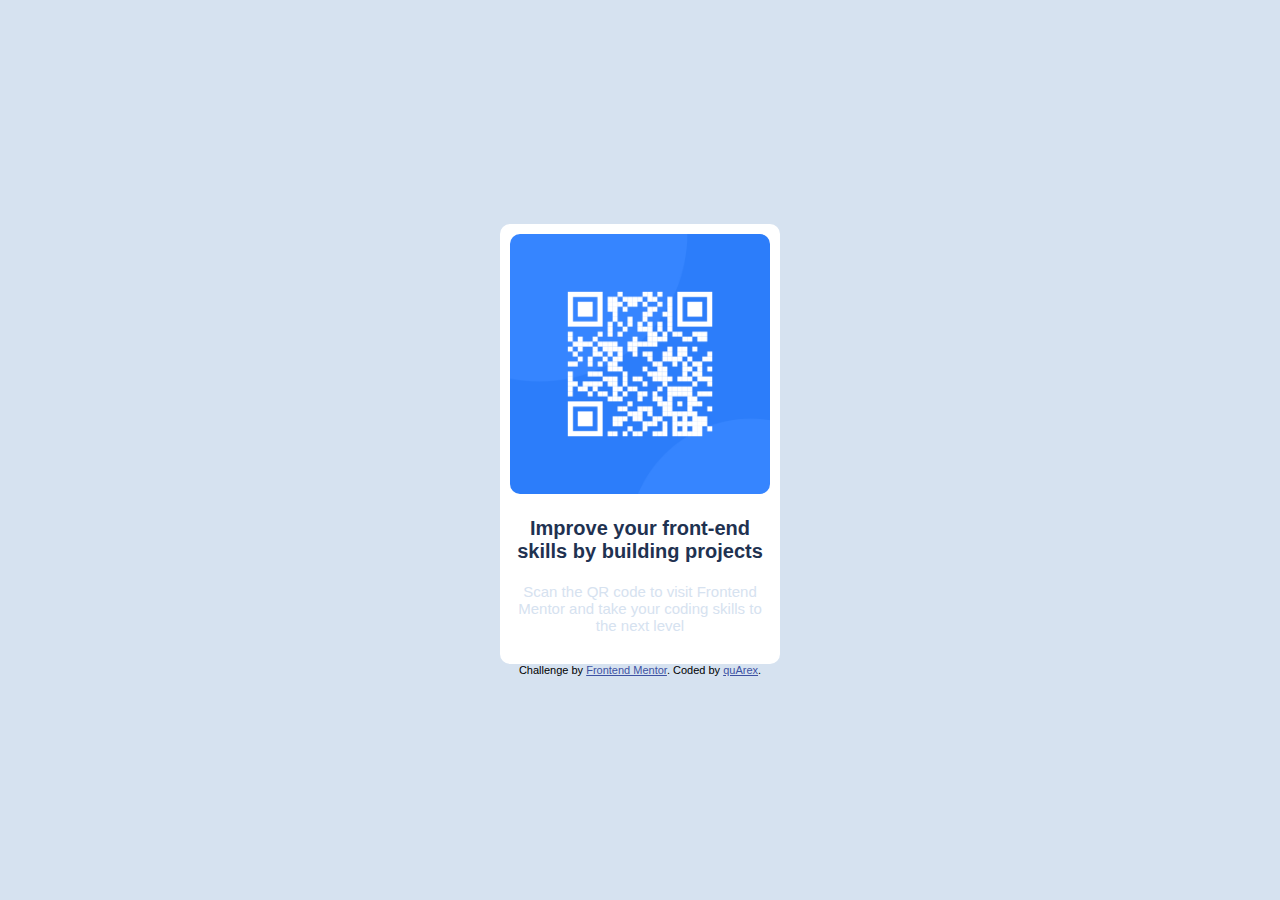
<file: first-challenge/index.html>
<!DOCTYPE html>
<html lang="en">
  <head>
    <meta charset="UTF-8" />
    <meta name="viewport" content="width=device-width, initial-scale=1.0" />
    <!-- displays site properly based on user's device -->

    <link
      rel="icon"
      type="image/png"
      sizes="32x32"
      href="./images/favicon-32x32.png"
    />
    <link
      href="https://fonts.googleapis.com/css2?family=JetBrains+Mono:wght@200&family=Oswald:wght@600;700&display=swap"
      rel="stylesheet"
    />
    <title>Frontend Mentor | QR code component</title>

    <!-- Feel free to remove these styles or customise in your own stylesheet 👍 -->
    <style>
      * {
        margin: 0;
        padding: 0;
      }

      .attribution {
        font-size: 11px;
        text-align: center;
      }
      .attribution a {
        color: hsl(228, 45%, 44%);
      }

      body {
        background-color: hsl(212, 45%, 89%);
        font-size: 15px;
        font-family: 'Outfit', sans-serif;
        font-weight: 400;
        display: flex;
        flex-direction: column;
        justify-content: center;
        align-items: center;
        height: 100vh;
        width: 100vw;
      }

      .card {
        background-color: white;
        border-radius: 10px;
        padding: 10px;
        max-width: 260px;
      }

      .card img {
        border-radius: 10px;
        width: 100%;
      }

      .card h2 {
        text-align: center;
        font-size: 20px;
        color: hsl(218, 44%, 22%);
        margin: 20px 0;
        font-weight: 700;
      }

      .card p {
        text-align: center;
        color: hsl(212, 45%, 89%);
        padding-bottom: 20px;
        margin-top: 10px;
      }
    </style>
  </head>
  <body>
    <div class="card">
      <img src="./images/image-qr-code.png" alt="" />
      <h2>Improve your front-end skills by building projects</h2>
      <p>
        Scan the QR code to visit Frontend Mentor and take your coding skills to
        the next level
      </p>
    </div>

    <div class="attribution">
      Challenge by
      <a href="https://www.frontendmentor.io?ref=challenge" target="_blank"
        >Frontend Mentor</a
      >. Coded by <a href="#">quArex</a>.
    </div>
  </body>
</html>
</file>
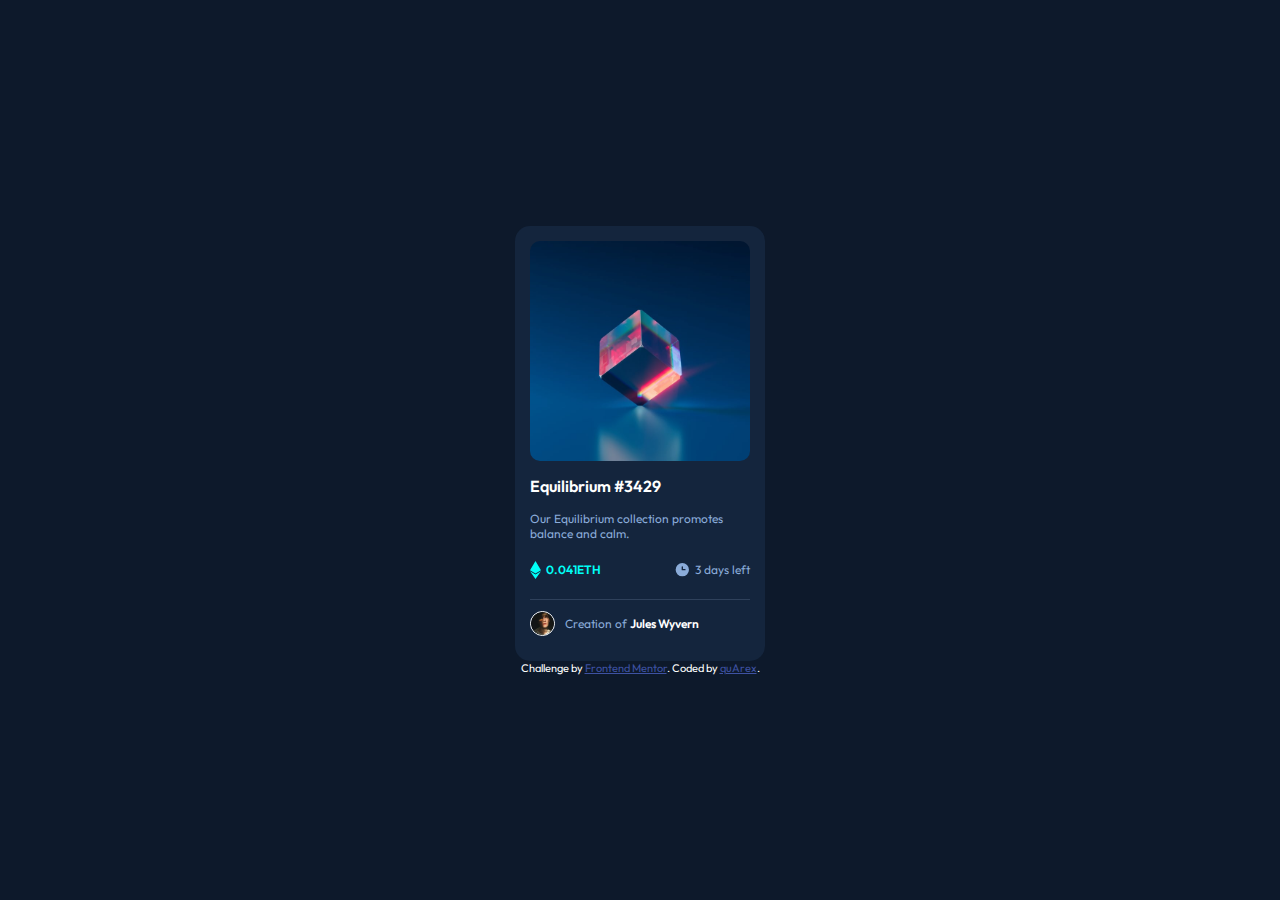
<file: nft-challenge/index.html>
<!DOCTYPE html>
<html lang="en">
  <head>
    <meta charset="UTF-8" />
    <meta name="viewport" content="width=device-width, initial-scale=1.0" />
    <!-- displays site properly based on user's device -->

    <link
      rel="icon"
      type="image/png"
      sizes="32x32"
      href="./images/favicon-32x32.png"
    />

    <title>Frontend Mentor | NFT preview card component</title>

    <!-- Feel free to remove these styles or customise in your own stylesheet 👍 -->
    <link rel="stylesheet" href="style.css" />
    <link rel="preconnect" href="https://fonts.googleapis.com" />
    <link rel="preconnect" href="https://fonts.gstatic.com" crossorigin />
    <link
      href="https://fonts.googleapis.com/css2?family=Outfit:wght@300;400;600&display=swap"
      rel="stylesheet"
    />
  </head>
  <body>
    <div class="card">
      <div class="container">
        <img class="eqimg" src="./images/image-equilibrium.jpg" alt="" />
        <h4>Equilibrium #3429</h4>
        <p>Our Equilibrium collection promotes balance and calm.</p>
        <div class="eth-container">
          <span class="eth-span"
            ><svg width="11" height="18" xmlns="http://www.w3.org/2000/svg">
              <path
                d="M11 10.216 5.5 18 0 10.216l5.5 3.263 5.5-3.262ZM5.5 0l5.496 9.169L5.5 12.43 0 9.17 5.5 0Z"
                fill="#00FFF8"
              />
            </svg>
            0.041ETH</span
          >
          <span class="clock-span"
            ><svg width="16" height="18" xmlns="http://www.w3.org/2000/svg">
              <path
                d="M8.305 2.007a6.667 6.667 0 1 0 0 13.334 6.667 6.667 0 0 0 0-13.334Zm2.667 7.334H8.305a.667.667 0 0 1-.667-.667V6.007a.667.667 0 0 1 1.334 0v2h2a.667.667 0 0 1 0 1.334Z"
                fill="#8BACD9"
              />
            </svg>
            3 days left</span
          >
        </div>
        <hr />
        <div class="profile-container">
          <img class="avatar" src="./images/image-avatar.png" alt="" />
          <span>Creation of <span class="jules">Jules Wyvern</span> </span>
        </div>
      </div>
    </div>

    <div class="attribution">
      Challenge by
      <a href="https://www.frontendmentor.io?ref=challenge" target="_blank"
        >Frontend Mentor</a
      >. Coded by <a href="#">quArex</a>.
    </div>
  </body>
</html>
</file>
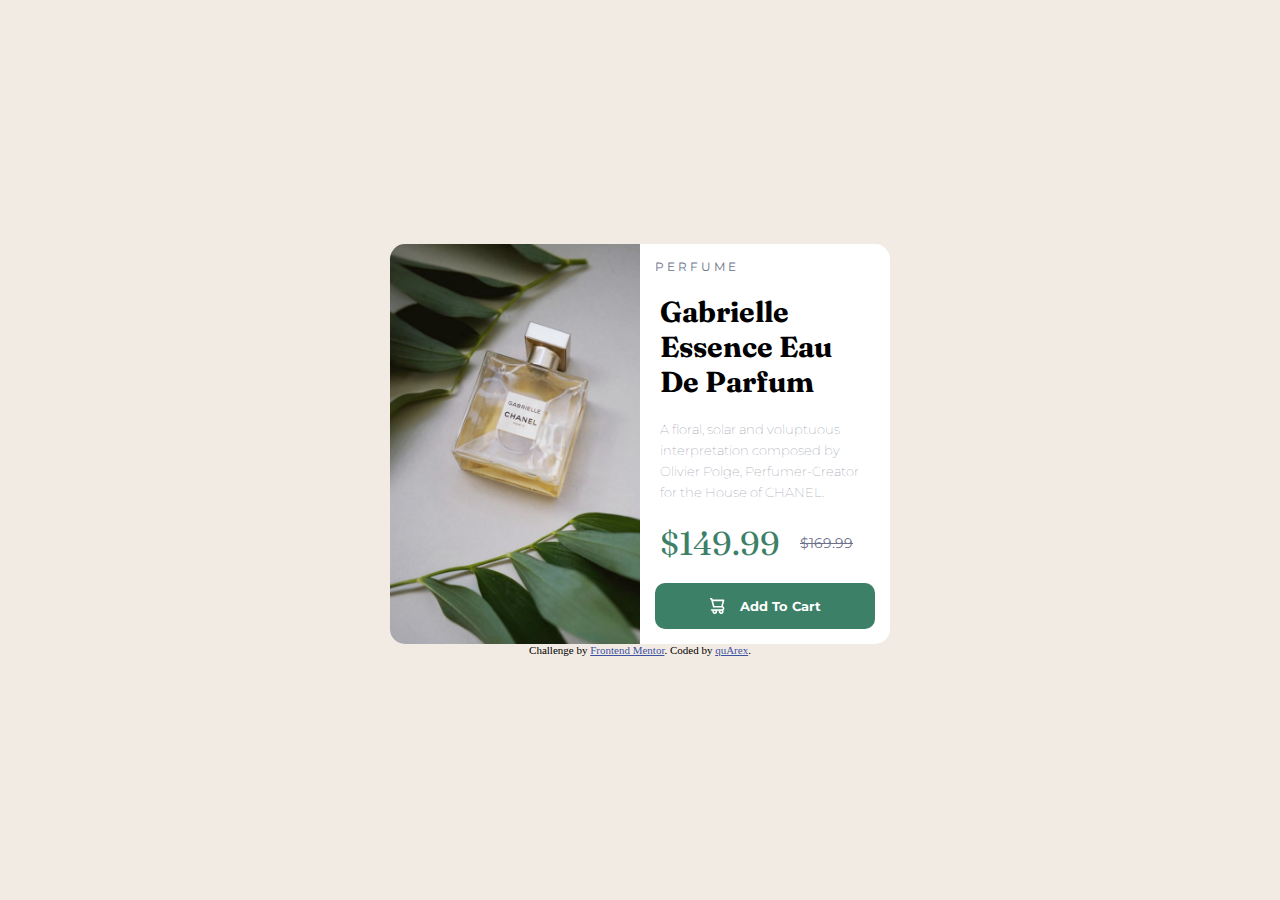
<file: second-challenge/index.html>
<!DOCTYPE html>
<html lang="en">
  <head>
    <meta charset="UTF-8" />
    <meta name="viewport" content="width=device-width, initial-scale=1.0" />
    <!-- displays site properly based on user's device -->

    <link
      rel="icon"
      type="image/png"
      sizes="32x32"
      href="./images/favicon-32x32.png"
    />
    <title>Frontend Mentor | Product preview card component</title>
    <link rel="stylesheet" href="style.css" />
    <link rel="preconnect" href="https://fonts.googleapis.com" />
    <link rel="preconnect" href="https://fonts.gstatic.com" crossorigin />
    <link
      href="https://fonts.googleapis.com/css2?family=JetBrains+Mono:wght@200&family=Montserrat:wght@500;700&display=swap"
      rel="stylesheet"
    />
    <link rel="preconnect" href="https://fonts.googleapis.com" />
    <link rel="preconnect" href="https://fonts.googleapis.com" />
    <link rel="preconnect" href="https://fonts.gstatic.com" crossorigin />
    <link
      href="https://fonts.googleapis.com/css2?family=Fraunces:opsz,wght@9..144,700&display=swap"
      rel="stylesheet"
    />
  </head>
  <body>
    <div class="container">
      <div class="imgDiv">
        <img src="images/image-product-desktop.jpg" alt="" />
      </div>
      <div class="contentDiv">
        <span class="title">PERFUME</span>
        <h1 class="header">Gabrielle Essence Eau De Parfum</h1>
        <p class="first-paragraph">
          A floral, solar and voluptuous interpretation composed by Olivier
          Polge, Perfumer-Creator for the House of CHANEL.
        </p>
        <div class="price">
          <span class="price1">$149.99</span>
          <span class="old-price"><s>$169.99</s> </span>
        </div>
        <button class="btn">
          <svg width="15" height="16" xmlns="http://www.w3.org/2000/svg">
            <path
              d="M14.383 10.388a2.397 2.397 0 0 0-1.518-2.222l1.494-5.593a.8.8 0 0 0-.144-.695.8.8 0 0 0-.631-.28H2.637L2.373.591A.8.8 0 0 0 1.598 0H0v1.598h.983l1.982 7.4a.8.8 0 0 0 .799.59h8.222a.8.8 0 0 1 0 1.599H1.598a.8.8 0 1 0 0 1.598h.943a2.397 2.397 0 1 0 4.507 0h1.885a2.397 2.397 0 1 0 4.331-.376 2.397 2.397 0 0 0 1.12-2.021ZM11.26 7.99H4.395L3.068 3.196h9.477L11.26 7.991Zm-6.465 6.392a.8.8 0 1 1 0-1.598.8.8 0 0 1 0 1.598Zm6.393 0a.8.8 0 1 1 0-1.598.8.8 0 0 1 0 1.598Z"
              fill="#FFF"
            />
          </svg>
          Add To Cart
        </button>
      </div>
    </div>

    <div class="attribution">
      Challenge by
      <a href="https://www.frontendmentor.io?ref=challenge" target="_blank"
        >Frontend Mentor</a
      >. Coded by <a href="#">quArex</a>.
    </div>
  </body>
</html>
</file>
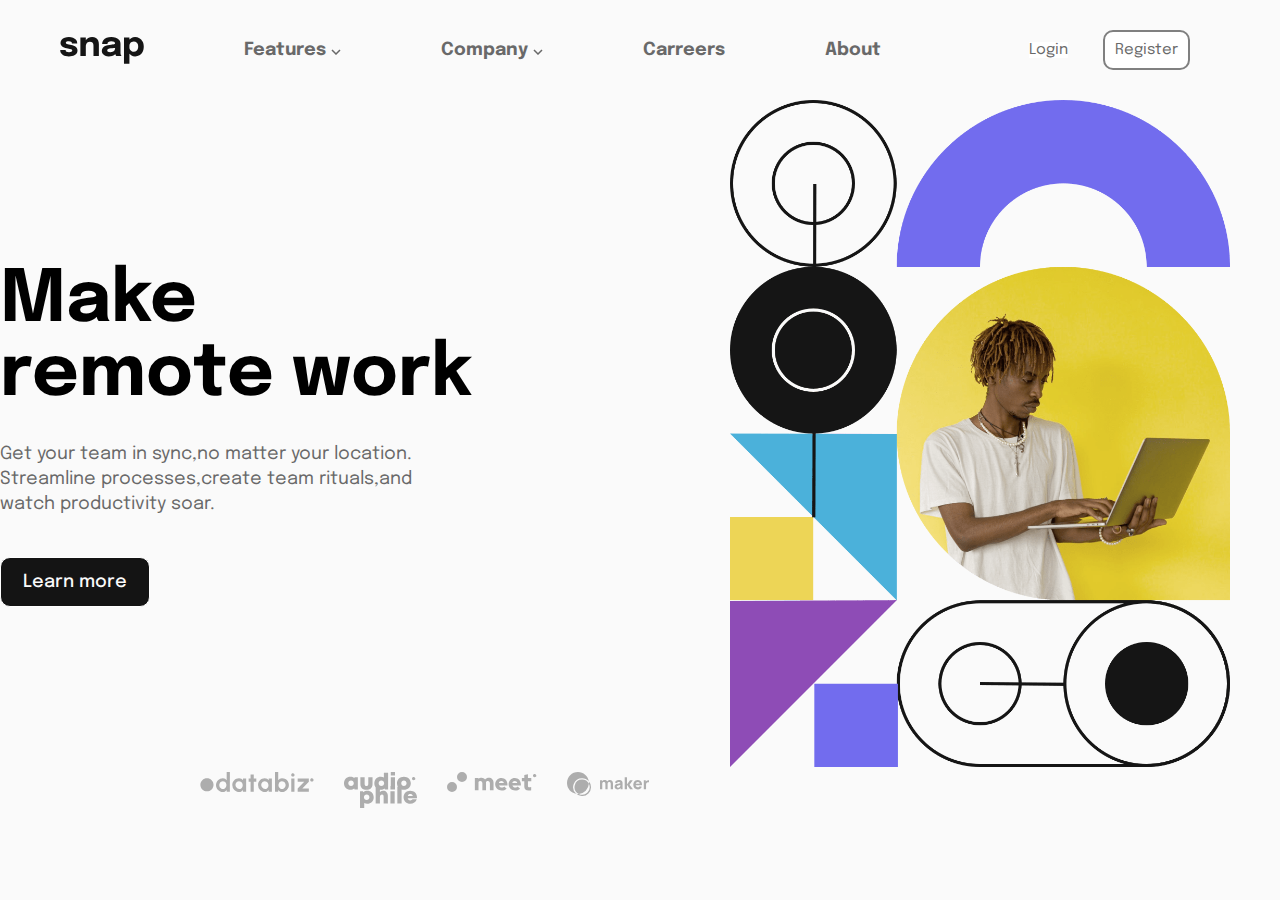
<file: standing-page/index.html>
<!DOCTYPE html>
<html lang="en">
  <head>
    <meta charset="UTF-8" />
    <meta name="viewport" content="width=device-width, initial-scale=1.0" />
    <!-- displays site properly based on user's device -->
    <link rel="preconnect" href="https://fonts.googleapis.com" />
    <link rel="preconnect" href="https://fonts.gstatic.com" crossorigin />
    <link
      href="https://fonts.googleapis.com/css2?family=Epilogue:wght@500;700&display=swap"
      rel="stylesheet"
    />
    <link rel="stylesheet" href="style.css" />
    <title>Frontend Mentor | Intro section with dropdown navigation</title>
    <script src="script.js" defer></script>
  </head>
  <body>
    <div class="navbar">
      <div class="left-side">
        <svg width="84" height="27" xmlns="http://www.w3.org/2000/svg">
          <path
            d="M8.852 19.42c-1.108 0-2.175-.128-3.202-.385a9.648 9.648 0 0 1-2.756-1.137c-.811-.502-1.453-1.13-1.925-1.882-.473-.752-.709-1.63-.709-2.633v-.316h5.39v.246c0 .676.3 1.172.901 1.487.601.315 1.415.472 2.441.472a7.08 7.08 0 0 0 1.55-.166c.495-.11.903-.291 1.224-.542.321-.251.482-.569.482-.954 0-.618-.342-1.056-1.024-1.313-.683-.256-1.777-.513-3.282-.77a21.716 21.716 0 0 1-2.59-.595A10.937 10.937 0 0 1 2.938 9.91 5.28 5.28 0 0 1 1.17 8.28C.727 7.622.505 6.82.505 5.875c0-1.26.382-2.322 1.146-3.185.764-.863 1.782-1.517 3.054-1.96C5.977.287 7.377.065 8.905.065c1.458 0 2.818.242 4.078.726 1.26.484 2.28 1.179 3.062 2.083.782.904 1.172 1.992 1.172 3.264v.245H11.88v-.21c0-.467-.149-.846-.446-1.138a2.804 2.804 0 0 0-1.129-.656 4.616 4.616 0 0 0-1.418-.219c-.443 0-.9.05-1.373.149-.473.099-.872.262-1.199.49-.327.227-.49.545-.49.954 0 .396.175.72.525.97.35.252.84.456 1.47.613.63.158 1.36.306 2.188.447.781.128 1.607.306 2.476.533.869.228 1.686.549 2.45.963a5.34 5.34 0 0 1 1.855 1.627c.472.671.709 1.52.709 2.546 0 1.062-.245 1.972-.735 2.73a5.607 5.607 0 0 1-1.987 1.847 10.04 10.04 0 0 1-2.782 1.05c-1.021.227-2.068.341-3.142.341ZM33.48 19V8.92c0-.77-.1-1.473-.298-2.109a2.965 2.965 0 0 0-1.067-1.531c-.513-.385-1.254-.577-2.223-.577-.84 0-1.566.192-2.178.577a3.754 3.754 0 0 0-1.41 1.61c-.326.688-.49 1.482-.49 2.38L24.31 8.185c0-1.61.35-3.022 1.05-4.235a7.627 7.627 0 0 1 2.844-2.853C29.398.41 30.726.066 32.183.066c1.53 0 2.786.306 3.772.919.986.612 1.721 1.464 2.205 2.555.484 1.09.726 2.365.726 3.824V19H33.48Zm-13.09 0V.415h5.425V19h-5.425Zm28.389.385c-1.354 0-2.558-.216-3.614-.648-1.056-.431-1.881-1.055-2.476-1.872-.595-.817-.893-1.808-.893-2.975 0-1.318.362-2.392 1.085-3.22.724-.828 1.683-1.461 2.879-1.899a15.898 15.898 0 0 1 3.894-.866c2.041-.198 3.45-.38 4.226-.542.776-.164 1.164-.45 1.164-.858V6.47c0-.688-.33-1.23-.989-1.627-.66-.397-1.578-.595-2.756-.595-1.249 0-2.202.224-2.861.673-.66.45-.99 1.135-.99 2.056H42.11c0-1.493.406-2.753 1.217-3.78.81-1.026 1.91-1.805 3.298-2.336 1.389-.53 2.958-.796 4.708-.796 1.633 0 3.144.248 4.532.744 1.389.496 2.506 1.24 3.352 2.231.845.992 1.268 2.252 1.268 3.78v8.032c0 .479.015.937.044 1.374.03.438.096.837.201 1.199.117.408.263.747.438 1.015.175.268.32.455.437.56h-5.337a3.723 3.723 0 0 1-.376-.508 3.962 3.962 0 0 1-.43-.892 7.195 7.195 0 0 1-.305-1.234 9.674 9.674 0 0 1-.097-1.461l1.12.77c-.326.77-.854 1.432-1.583 1.986-.73.554-1.593.98-2.59 1.278-.998.297-2.074.446-3.23.446Zm1.452-4.06a6.14 6.14 0 0 0 2.389-.464A4.104 4.104 0 0 0 54.43 13.4c.467-.665.7-1.534.7-2.608V8.92l1.348 1.313c-.77.28-1.66.51-2.669.69-1.01.182-2.015.324-3.019.43-1.19.116-2.08.317-2.668.603-.59.286-.884.767-.884 1.444 0 .642.25 1.123.752 1.444.502.32 1.249.481 2.24.481Zm13.742 11.323V.415h5.442v26.233h-5.442Zm11.182-7.228a7.325 7.325 0 0 1-4.042-1.181c-1.225-.788-2.205-1.85-2.94-3.185-.735-1.336-1.103-2.838-1.103-4.507v-.28l2.345-.052v.21c0 .863.21 1.619.63 2.266.42.648.963 1.146 1.628 1.496.665.35 1.359.526 2.082.526 1.19 0 2.226-.412 3.106-1.234.881-.823 1.322-2.109 1.322-3.859s-.438-3.025-1.313-3.824c-.875-.799-1.913-1.199-3.115-1.199-.723 0-1.417.173-2.082.517a4.308 4.308 0 0 0-1.628 1.461c-.42.63-.63 1.383-.63 2.257l-2.345-.14c0-1.68.368-3.164 1.103-4.453.735-1.29 1.715-2.307 2.94-3.054a7.619 7.619 0 0 1 4.042-1.12c1.505 0 2.911.37 4.218 1.111 1.306.741 2.365 1.823 3.176 3.247.81 1.423 1.216 3.155 1.216 5.197 0 2.135-.396 3.932-1.19 5.39-.793 1.458-1.843 2.558-3.15 3.299a8.51 8.51 0 0 1-4.27 1.111Z"
            fill="#151515"
          />
        </svg>
        <ul class="first-list">
          <li>
            <a href="#">Features</a>

            <svg width="10" height="6" xmlns="http://www.w3.org/2000/svg">
              <path
                stroke="#686868"
                stroke-width="1.5"
                fill="none"
                d="m1 1 4 4 4-4"
              />
            </svg>
            <ul class="dropdown">
              <li>
                <svg width="14" height="16" xmlns="http://www.w3.org/2000/svg">
                  <path
                    d="M14 3v12a1 1 0 0 1-1 1H1a1 1 0 0 1-1-1V3a1 1 0 0 1 1-1h1V1a1 1 0 1 1 2 0v1h2V1a1 1 0 1 1 2 0v1h2V1a1 1 0 0 1 2 0v1h1a1 1 0 0 1 1 1Zm-2 3H2v1h10V6Zm0 3H2v1h10V9Zm0 3H2v1h10v-1Z"
                    fill="#726CEE"
                  />
                </svg>
                <a href="#">Todo List</a>
              </li>
              <li>
                <svg width="16" height="16" xmlns="http://www.w3.org/2000/svg">
                  <path
                    d="M12.667 8.667h-4v4h4v-4ZM11.334 0v1.333H4.667V0h-2v1.333h-1C.75 1.333 0 2.083 0 3v11.333C0 15.25.75 16 1.667 16h12.667C15.25 16 16 15.25 16 14.333V3c0-.917-.75-1.667-1.666-1.667h-1V0h-2Zm3 14.333H1.667V5.5h12.667v8.833Z"
                    fill="#4BB1DA"
                  />
                </svg>
                <a href="#">Calendar</a>
              </li>
              <li>
                <svg width="13" height="17" xmlns="http://www.w3.org/2000/svg">
                  <path
                    d="M6.408 13.916c-3.313 0-6-1.343-6-3 0-.612.371-1.18 1-1.654V7.916a5 5 0 0 1 3.041-4.6 2 2 0 0 1 3.507-1.664 2 2 0 0 1 .411 1.664 5.002 5.002 0 0 1 3.041 4.6v1.346c.629.474 1 1.042 1 1.654 0 1.657-2.687 3-6 3Zm0 1c.694 0 1.352-.066 1.984-.16.004.054.016.105.016.16a2 2 0 0 1-4 0c0-.055.012-.106.016-.16.633.094 1.29.16 1.984.16Z"
                    fill="#EDD556"
                  />
                </svg>
                <a href="#">Reminder</a>
              </li>
              <li>
                <svg width="16" height="16" xmlns="http://www.w3.org/2000/svg">
                  <path
                    d="M8 0a8 8 0 1 1 0 16A8 8 0 0 1 8 0Zm0 2.133a5.867 5.867 0 1 0 0 11.734A5.867 5.867 0 0 0 8 2.133ZM8 3.2a4.8 4.8 0 1 1 0 9.6 4.8 4.8 0 0 1 0-9.6Zm-.533 2.667a.533.533 0 0 0-.534.533v2.133c0 .295.24.534.534.534h3.2a.533.533 0 0 0 0-1.067H8V6.4a.533.533 0 0 0-.533-.533Z"
                    fill="#8E4CB6"
                  />
                </svg>
                <a href="#">Planning</a>
              </li>
            </ul>
          </li>

          <li class="comp">
            <a href="#">Company</a>
            <svg width="10" height="6" xmlns="http://www.w3.org/2000/svg">
              <path
                stroke="#686868"
                stroke-width="1.5"
                fill="none"
                d="m1 1 4 4 4-4"
              />
            </svg>
            <ul class="dropdown company">
              <li>
                <a href="#">History</a>
              </li>
              <li>
                <a href="#">Calendar</a>
              </li>
              <li>
                <a href="#">Reminder</a>
              </li>
            </ul>
          </li>
          <li><a href="#">Carreers</a></li>
          <li><a href="#"> About </a></li>
        </ul>
      </div>
      <div class="right-side">
        <button>Login</button>
        <button class="register-btn">Register</button>
      </div>
    </div>
    <div class="header">
      <div class="content">
        <h1>
          Make <br />
          remote work
        </h1>
        <p>
          Get your team in sync,no matter your location. <br />
          Streamline processes,create team rituals,and <br />
          watch productivity soar.
        </p>
        <button>Learn more</button>
      </div>
      <div class="image-container">
        <img src="images/image-hero-desktop.png" alt="" />
      </div>
    </div>
    <ul class="list">
      <li>
        <svg width="114" height="20" xmlns="http://www.w3.org/2000/svg">
          <path
            d="M22.887 20c.838 0 1.576-.183 2.213-.55a4.977 4.977 0 0 0 1.584-1.429v1.638h3.195V0h-3.195v8.191A4.848 4.848 0 0 0 25.1 6.756c-.637-.362-1.375-.544-2.213-.544-.951 0-1.842.18-2.67.538-.83.358-1.561.854-2.194 1.487a6.996 6.996 0 0 0-1.486 2.196A6.68 6.68 0 0 0 16 13.106c0 .953.179 1.844.537 2.674.358.83.853 1.562 1.486 2.195a6.989 6.989 0 0 0 2.193 1.488c.83.358 1.72.537 2.671.537Zm.04-3.08a3.42 3.42 0 0 1-1.827-.511 3.826 3.826 0 0 1-1.827-3.303c0-.708.166-1.35.498-1.926a3.9 3.9 0 0 1 1.322-1.383 3.379 3.379 0 0 1 1.834-.518c.672 0 1.272.17 1.8.511.528.341.94.802 1.237 1.383.297.581.445 1.225.445 1.933 0 .7-.148 1.34-.445 1.92a3.53 3.53 0 0 1-1.23 1.383c-.524.34-1.127.511-1.807.511ZM39.294 20c.794 0 1.486-.181 2.075-.544a4.375 4.375 0 0 0 1.434-1.422l.13 1.625h3.209V6.553h-3.195l.144 1.678a5.992 5.992 0 0 0-1.748-1.468c-.685-.385-1.464-.577-2.337-.577-.934 0-1.807.175-2.619.524a6.818 6.818 0 0 0-2.147 1.455c-.62.62-1.1 1.341-1.44 2.163a6.81 6.81 0 0 0-.511 2.634 6.935 6.935 0 0 0 2.042 4.967 7.16 7.16 0 0 0 2.24 1.52c.846.368 1.754.551 2.723.551Zm.091-3.08a3.51 3.51 0 0 1-1.813-.498 4.227 4.227 0 0 1-1.395-1.33 4.049 4.049 0 0 1-.654-1.842c-.061-.734.057-1.4.353-1.998a3.592 3.592 0 0 1 1.264-1.435 3.3 3.3 0 0 1 1.853-.538 3.32 3.32 0 0 1 1.794.498c.532.332.968.776 1.309 1.33.34.555.541 1.173.602 1.855.053.725-.054 1.387-.32 1.986a3.384 3.384 0 0 1-1.172 1.435c-.516.358-1.122.537-1.82.537Zm14.378 2.74V9.75h2.54V6.553h-2.54V2.438h-3.195v4.115H48.63v3.198h1.938v9.908h3.195Zm11.273.34c.795 0 1.486-.181 2.076-.544a4.375 4.375 0 0 0 1.433-1.422l.131 1.625h3.208V6.553H68.69l.145 1.678a5.992 5.992 0 0 0-1.749-1.468c-.685-.385-1.464-.577-2.337-.577-.934 0-1.807.175-2.619.524a6.818 6.818 0 0 0-2.147 1.455c-.62.62-1.1 1.341-1.44 2.163a6.81 6.81 0 0 0-.51 2.634 6.935 6.935 0 0 0 2.042 4.967 7.16 7.16 0 0 0 2.239 1.52c.847.368 1.754.551 2.723.551Zm.092-3.08a3.51 3.51 0 0 1-1.814-.498 4.227 4.227 0 0 1-1.394-1.33 4.049 4.049 0 0 1-.655-1.842c-.06-.734.057-1.4.354-1.998a3.592 3.592 0 0 1 1.263-1.435 3.3 3.3 0 0 1 1.853-.538 3.32 3.32 0 0 1 1.794.498c.532.332.969.776 1.31 1.33.34.555.54 1.173.602 1.855.052.725-.055 1.387-.321 1.986a3.384 3.384 0 0 1-1.172 1.435c-.515.358-1.122.537-1.82.537ZM81.993 20c.96 0 1.857-.18 2.69-.537a6.968 6.968 0 0 0 3.687-3.696 6.774 6.774 0 0 0 .536-2.687c0-1.267-.31-2.423-.93-3.467a7.027 7.027 0 0 0-2.5-2.496c-1.048-.62-2.209-.93-3.483-.93-.82 0-1.547.185-2.18.556a5.15 5.15 0 0 0-1.591 1.448V0h-3.195v19.66h3.195v-1.665a5.15 5.15 0 0 0 1.59 1.448c.634.371 1.36.557 2.18.557Zm-.04-3.093c-.663 0-1.256-.17-1.78-.511a3.53 3.53 0 0 1-1.231-1.383 4.187 4.187 0 0 1-.445-1.933c0-.69.148-1.326.445-1.907a3.58 3.58 0 0 1 1.23-1.39 3.164 3.164 0 0 1 1.782-.517c.672 0 1.287.17 1.846.511.558.341 1.004.802 1.335 1.383.332.58.498 1.221.498 1.92 0 .708-.166 1.35-.498 1.927a3.88 3.88 0 0 1-1.329 1.382 3.435 3.435 0 0 1-1.852.518ZM92.874 4.6c.463 0 .854-.155 1.173-.465.318-.31.478-.701.478-1.173 0-.463-.16-.852-.478-1.166a1.604 1.604 0 0 0-1.172-.472c-.463 0-.856.157-1.179.472a1.563 1.563 0 0 0-.484 1.166c0 .472.161.863.484 1.173.323.31.716.465 1.179.465Zm19 5c.463 0 .854-.155 1.173-.465.318-.31.478-.701.478-1.173 0-.463-.16-.852-.478-1.166a1.604 1.604 0 0 0-1.172-.472c-.463 0-.856.157-1.179.472a1.563 1.563 0 0 0-.484 1.166c0 .472.161.863.484 1.173.323.31.716.465 1.179.465ZM6.979 19.324c1.835 0 3.385-.616 4.65-1.846 1.264-1.23 1.896-2.782 1.896-4.654 0-1.838-.632-3.38-1.897-4.628-1.264-1.248-2.814-1.872-4.65-1.872-1.835 0-3.393.624-4.675 1.872C1.021 9.444.38 10.986.38 12.824c0 1.872.64 3.423 1.922 4.654 1.282 1.23 2.84 1.846 4.676 1.846Zm87.48.335V6.553h-3.195V19.66h3.195Zm14.399 0v-3.198h-6.573l6.573-6.71V6.553H97.675v3.198h6.586l-6.586 6.71v3.198h11.182Z"
            fill="#ADADAD"
          />
        </svg>
      </li>
      <li>
        <svg width="73" height="36" xmlns="http://www.w3.org/2000/svg">
          <path
            d="M6.476 17.85c1.434 0 2.715-.47 3.726-1.287l.364.87h3.289V5.126h-3.17l-.436.952C9.23 5.238 7.93 4.754 6.476 4.754 2.699 4.754 0 7.467 0 11.28c0 3.825 2.7 6.571 6.476 6.571Zm.568-3.754c-1.593 0-2.764-1.2-2.764-2.807 0-1.598 1.161-2.797 2.764-2.797 1.594 0 2.765 1.2 2.765 2.797 0 1.607-1.171 2.807-2.765 2.807Zm15.422 3.754c3.648 0 6.078-2.243 6.078-5.687V5.138H24.29v6.84c0 1.286-.687 2.064-1.824 2.064-1.136 0-1.837-.765-1.837-2.064v-6.84h-4.254v7.025c0 3.444 2.443 5.687 6.091 5.687Zm14.361.013c1.439 0 2.72-.488 3.725-1.33l.401.914h3.148V.694h-4.205v4.895a5.78 5.78 0 0 0-3.069-.854c-3.79 0-6.489 2.732-6.489 6.557 0 3.826 2.7 6.571 6.49 6.571Zm.57-3.754c-1.594 0-2.765-1.21-2.765-2.816 0-1.608 1.17-2.817 2.764-2.817 1.594 0 2.765 1.21 2.765 2.817 0 1.607-1.171 2.816-2.765 2.816ZM50.99 3.598V0H46.8v3.598h4.19Zm.032 13.848V5.138H46.77v12.308h4.254Zm8.88.404c4.014 0 6.925-2.755 6.925-6.558 0-3.815-2.911-6.557-6.924-6.557-4.027 0-6.925 2.742-6.925 6.557 0 3.803 2.898 6.558 6.925 6.558Zm9.76-9.573c.463 0 .853-.156 1.172-.466.318-.31.478-.7.478-1.173 0-.463-.16-.852-.478-1.166A1.604 1.604 0 0 0 69.663 5c-.463 0-.856.157-1.179.472A1.563 1.563 0 0 0 68 6.638c0 .472.161.863.484 1.173.323.31.716.466 1.179.466Zm-9.76 5.765c-1.55 0-2.663-1.122-2.663-2.75 0-1.627 1.113-2.748 2.664-2.748 1.55 0 2.663 1.131 2.663 2.749 0 1.627-1.112 2.749-2.663 2.749Zm-39.676 21.86v-4.846a5.789 5.789 0 0 0 3.01.817c3.777 0 6.476-2.735 6.476-6.57 0-3.835-2.7-6.558-6.475-6.558-1.468 0-2.775.506-3.79 1.381l-.533-.977h-2.893v16.753h4.205Zm2.442-7.783c-1.594 0-2.765-1.2-2.765-2.816 0-1.617 1.171-2.817 2.765-2.817 1.593 0 2.764 1.2 2.764 2.817 0 1.617-1.18 2.816-2.764 2.816Zm13.25 3.338v-6.573c0-1.58.802-2.49 2.09-2.49 1.11 0 1.61.724 1.61 2.144v6.919h4.253v-7.412c0-3.19-1.822-5.26-4.657-5.26a5.28 5.28 0 0 0-3.297 1.174v-5.255h-4.253v16.753h4.253Zm14.718-13.849V14.01h-4.189v3.598h4.189Zm.033 13.849V19.148h-4.254v12.309h4.254Zm6.929 0V14.704h-4.254v16.753H57.6Zm8.664.404c3.099 0 5.597-1.755 6.466-4.564h-4.233c-.409.72-1.24 1.154-2.233 1.154-1.343 0-2.243-.73-2.52-2.142h9.17c.055-.38.087-.752.087-1.122 0-3.611-2.756-6.442-6.737-6.442-3.876 0-6.708 2.775-6.708 6.548 0 3.76 2.855 6.568 6.708 6.568Zm2.547-7.9h-4.993c.344-1.222 1.206-1.894 2.446-1.894 1.284 0 2.173.664 2.547 1.894Z"
            fill="#ADADAD"
          />
        </svg>
      </li>
      <li>
        <svg width="90" height="20" xmlns="http://www.w3.org/2000/svg">
          <path
            d="M5 10a5 5 0 1 1 0 10 5 5 0 0 1 0-10ZM15 0a5 5 0 1 1 0 10 5 5 0 0 1 0-10Zm16.515 18.34V9.964c.226-.293.5-.513.824-.66.324-.146.689-.22 1.095-.22.587 0 1.058.205 1.412.614.353.408.53.945.53 1.608v7.034h3.658v-7.543a7.069 7.069 0 0 0-.045-.787c.241-.293.527-.52.858-.683.331-.162.7-.242 1.107-.242.587 0 1.057.204 1.411.613.354.408.53.945.53 1.608v7.034h3.659v-7.543c0-1.435-.433-2.615-1.299-3.54-.865-.926-1.976-1.389-3.33-1.389-.783 0-1.506.147-2.168.44a4.968 4.968 0 0 0-1.716 1.25 4.316 4.316 0 0 0-1.524-1.239 4.504 4.504 0 0 0-2.021-.45c-.557 0-1.088.084-1.592.254-.505.17-.967.424-1.389.763V6.1h-3.658v12.24h3.658Zm23.168.231c.993 0 1.885-.146 2.675-.44.79-.292 1.562-.763 2.315-1.41l-2.416-2.199c-.286.293-.632.52-1.039.683a3.63 3.63 0 0 1-1.355.243c-.692 0-1.294-.182-1.806-.544a3.22 3.22 0 0 1-1.13-1.4h8.514v-.926a7.74 7.74 0 0 0-.452-2.672c-.301-.825-.719-1.531-1.253-2.117A5.875 5.875 0 0 0 56.828 6.4a5.71 5.71 0 0 0-2.416-.509c-.873 0-1.69.162-2.45.486a6.032 6.032 0 0 0-1.976 1.342 6.357 6.357 0 0 0-1.321 2.025 6.418 6.418 0 0 0-.486 2.487c0 .88.17 1.709.508 2.488a6.378 6.378 0 0 0 1.378 2.024 6.268 6.268 0 0 0 2.066 1.343 6.717 6.717 0 0 0 2.552.485Zm2.167-7.682h-4.99c.18-.617.49-1.095.926-1.434.436-.34.956-.51 1.558-.51.587 0 1.103.178 1.547.533.444.355.764.825.96 1.411Zm11.268 7.682c.994 0 1.885-.146 2.676-.44.79-.292 1.562-.763 2.314-1.41l-2.416-2.199c-.286.293-.632.52-1.039.683a3.63 3.63 0 0 1-1.354.243c-.693 0-1.295-.182-1.807-.544a3.22 3.22 0 0 1-1.129-1.4h8.513v-.926a7.74 7.74 0 0 0-.452-2.672c-.3-.825-.718-1.531-1.253-2.117A5.875 5.875 0 0 0 70.263 6.4a5.71 5.71 0 0 0-2.416-.509c-.873 0-1.69.162-2.45.486a6.032 6.032 0 0 0-1.976 1.342 6.357 6.357 0 0 0-1.32 2.025 6.418 6.418 0 0 0-.486 2.487c0 .88.17 1.709.508 2.488a6.378 6.378 0 0 0 1.377 2.024 6.268 6.268 0 0 0 2.066 1.343 6.717 6.717 0 0 0 2.552.485Zm2.168-7.682h-4.99c.18-.617.489-1.095.925-1.434.437-.34.956-.51 1.558-.51.587 0 1.103.178 1.547.533.444.355.764.825.96 1.411Zm11.335 7.613c.346 0 .775-.035 1.287-.104a7.37 7.37 0 0 0 1.265-.266V15.1c-.301.092-.58.158-.836.196a5.456 5.456 0 0 1-.813.058c-.587 0-.997-.112-1.23-.335-.234-.224-.35-.606-.35-1.146v-4.65h3.342V6.1h-3.342V2.143l-3.658.81V6.1H74.87v3.123h2.416v5.392c0 1.28.365 2.248 1.095 2.904.73.655 1.81.983 3.24.983Zm6.042-13.225c.462 0 .853-.156 1.172-.466.318-.31.478-.7.478-1.173 0-.463-.16-.852-.478-1.166A1.604 1.604 0 0 0 87.663 2c-.463 0-.856.157-1.179.472A1.563 1.563 0 0 0 86 3.638c0 .472.161.863.484 1.173.323.31.716.466 1.179.466Z"
            fill="#ADADAD"
            fill-rule="evenodd"
          />
        </svg>
      </li>
      <li>
        <svg width="83" height="24" xmlns="http://www.w3.org/2000/svg">
          <path
            d="M35.276 17.143V11.76c0-.51.141-.925.424-1.246.282-.321.656-.482 1.123-.482.488 0 .87.164 1.148.49.277.326.415.783.415 1.37v5.25h2.238V11.76c0-.34.065-.64.194-.9.129-.261.308-.464.539-.61.23-.145.502-.218.814-.218.489 0 .871.164 1.148.49.277.326.416.783.416 1.37v5.25h2.238V11.3c0-.971-.26-1.757-.778-2.358-.518-.6-1.285-.9-2.3-.9-.592 0-1.131.13-1.616.39-.486.26-.873.624-1.16 1.09l.062-.096-.037-.07a2.632 2.632 0 0 0-.687-.768l-.145-.103c-.447-.296-1.02-.444-1.716-.444-.609 0-1.159.134-1.65.403-.327.18-.61.401-.848.666l-.102.12v-.975h-1.975v8.887h2.255Zm15.305.247c.768 0 1.403-.133 1.905-.4.39-.206.76-.514 1.109-.921l.014-.018v1.092h1.958v-5.431c0-.406-.016-.773-.049-1.103a2.653 2.653 0 0 0-.313-.987 2.61 2.61 0 0 0-1.382-1.25c-.609-.242-1.306-.363-2.09-.363-1.07 0-1.915.23-2.534.691a3.434 3.434 0 0 0-1.268 1.794l2.025.642c.142-.406.392-.688.748-.848.357-.159.7-.238 1.029-.238.592 0 1.015.123 1.267.37.177.173.292.414.345.724l.015.116-.357.053-.366.055-.353.052c-.576.085-1.091.174-1.547.267-.455.094-.847.2-1.176.321-.478.176-.858.394-1.14.654-.283.261-.487.561-.613.901a3.22 3.22 0 0 0-.19 1.128c0 .493.114.945.342 1.353.228.409.562.735 1.004.98.442.244.98.366 1.617.366Zm.477-1.761c-.258 0-.48-.039-.666-.115a.953.953 0 0 1-.432-.334.89.89 0 0 1-.153-.522c0-.148.032-.283.095-.403.063-.121.162-.232.296-.334.135-.101.312-.196.531-.284.192-.07.414-.137.667-.197.252-.06.584-.128.995-.202.257-.046.564-.1.92-.16l.03-.004v.007a15.73 15.73 0 0 1-.014.333l-.01.186c-.02.321-.086.603-.202.844-.06.126-.174.282-.341.469a2.32 2.32 0 0 1-.675.498c-.282.145-.63.218-1.04.218Zm8.92 1.514v-4.279l3.077 4.279h2.913l-3.423-4.444 3.21-4.443H62.99l-3.012 4.279V5.294h-2.271l-.017 11.849h2.288Zm14.968-3.818c.093-1.075-.017-2.01-.33-2.806-.312-.796-.795-1.413-1.448-1.852-.652-.438-1.445-.658-2.378-.658-.877 0-1.654.199-2.328.597a4.192 4.192 0 0 0-1.589 1.674c-.384.719-.576 1.564-.576 2.535 0 .888.197 1.677.589 2.365a4.244 4.244 0 0 0 1.63 1.621c.693.393 1.495.589 2.406.589.856 0 1.644-.225 2.366-.675a3.937 3.937 0 0 0 1.584-1.893l-2.239-.641c-.164.362-.403.639-.715.83-.313.193-.689.289-1.128.289-.696 0-1.224-.227-1.584-.68-.248-.313-.411-.716-.488-1.21l-.012-.085h6.24Zm-2.265-1.662h-3.915l.016-.076c.077-.323.191-.6.345-.83l.08-.11c.359-.464.92-.696 1.682-.696.653 0 1.123.199 1.411.597.177.244.3.585.368 1.022l.013.093Zm6.37 5.48V12.6c0-.34.047-.646.14-.918a2.02 2.02 0 0 1 .412-.707c.181-.2.403-.361.667-.482.263-.126.558-.201.884-.226.327-.025.613.001.86.078v-2.09a4.173 4.173 0 0 0-.806-.02c-.27.019-.53.065-.782.14a2.869 2.869 0 0 0-.7.308c-.28.164-.515.373-.707.625a3.2 3.2 0 0 0-.212.316l-.035.063V8.256h-1.975v8.887h2.255ZM10.972 0c5.466 0 9.999 3.997 10.834 9.228A8.914 8.914 0 0 1 9.228 21.805C3.998 20.97 0 16.438 0 10.971 0 4.912 4.912 0 10.97 0Zm4.099 6.171a8.914 8.914 0 0 0-5.842 15.634 11.095 11.095 0 0 0 2.639.102 7.543 7.543 0 0 1 3.226-14.364 7.55 7.55 0 0 1 6.813 4.322 10.972 10.972 0 0 1-10.04 10.042 7.543 7.543 0 0 0 10.04-10.042 11.052 11.052 0 0 0-.1-2.637 8.892 8.892 0 0 0-6.736-3.057Z"
            fill="#ADADAD"
          />
        </svg>
      </li>
    </ul>
  </body>
</html>
</file>
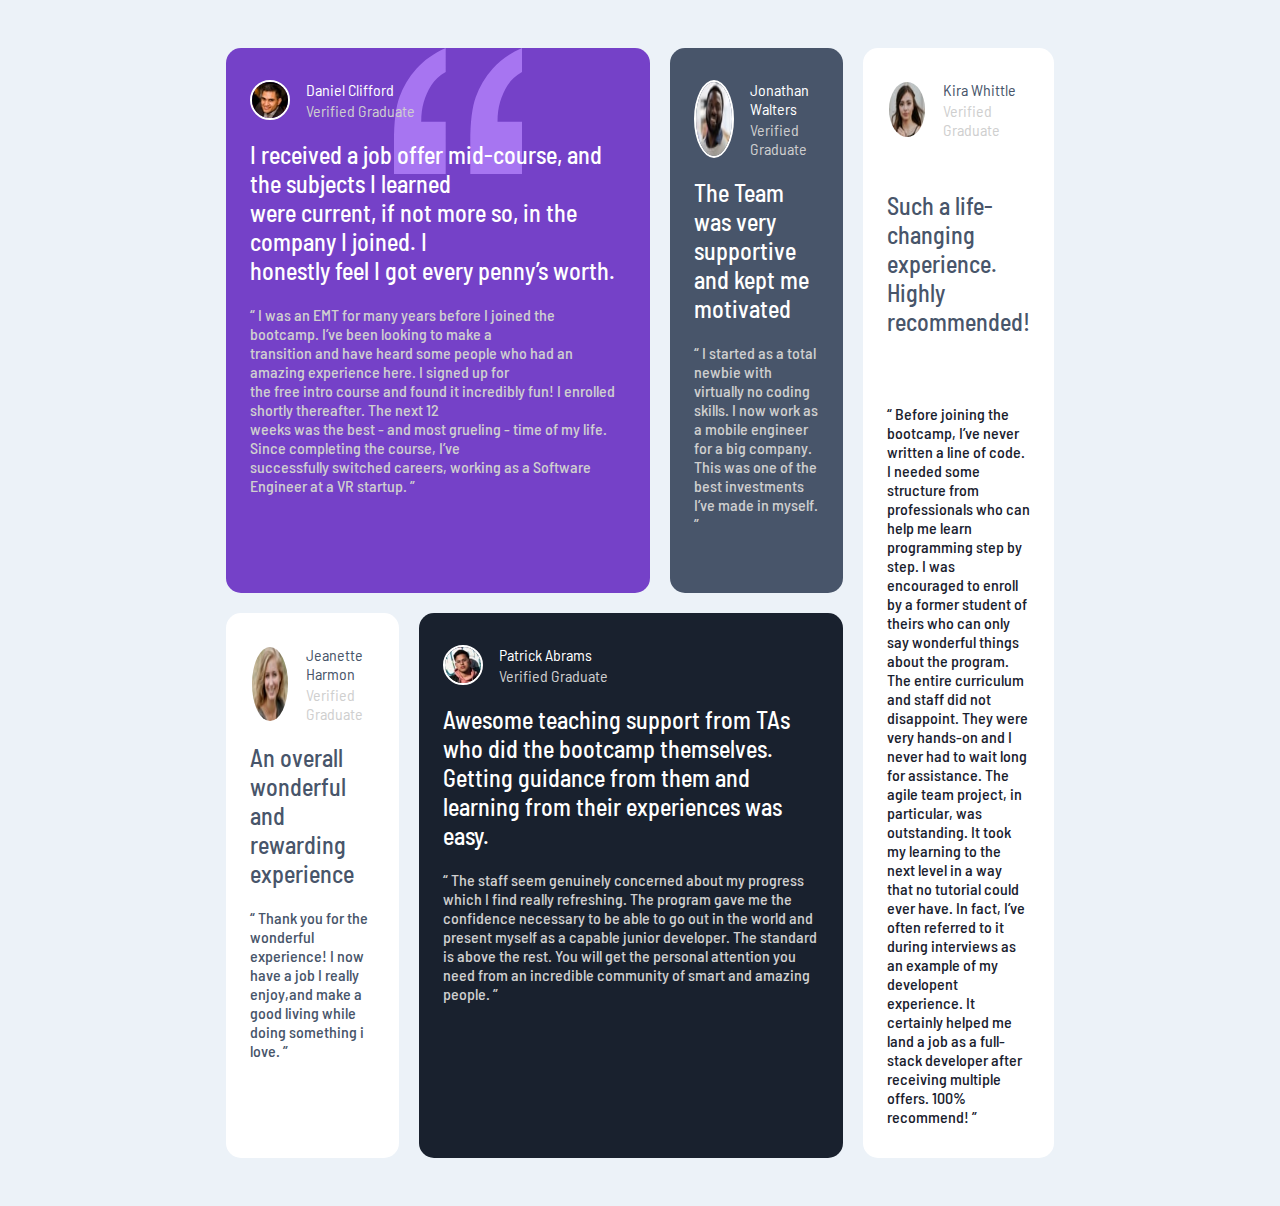
<file: testimonials-grid-section-main/index.html>
<!DOCTYPE html>
<html lang="en">
  <head>
    <meta charset="UTF-8" />
    <meta name="viewport" content="width=device-width, initial-scale=1.0" />
    <!-- displays site properly based on user's device -->

    <link
      rel="icon"
      type="image/png"
      sizes="32x32"
      href="./images/favicon-32x32.png"
    />
    <link rel="preconnect" href="https://fonts.googleapis.com" />
    <link rel="preconnect" href="https://fonts.gstatic.com" crossorigin />
    <link
      href="https://fonts.googleapis.com/css2?family=Barlow+Semi+Condensed:wght@500;600&family=Barlow:wght@600&display=swap"
      rel="stylesheet"
    />

    <title>Frontend Mentor | [Challenge Name Here]</title>
    <link rel="stylesheet" href="style.css" />
  </head>
  <body>
    <div class="grid-container">
      <div class="grid-item daniel">
        <div class="profile">
          <img class="profile-pic" src="images/image-daniel.jpg" alt="" />
          <div class="spans">
            <span class="name">Daniel Clifford</span>
            <span class="position">Verified Graduate</span>
          </div>
        </div>

        <h3>
          I received a job offer mid-course, and the subjects I learned <br />
          were current, if not more so, in the company I joined. I <br />
          honestly feel I got every penny’s worth.
        </h3>
        <p>
          “ I was an EMT for many years before I joined the bootcamp. I’ve been
          looking to make a <br />
          transition and have heard some people who had an amazing experience
          here. I signed up for <br />
          the free intro course and found it incredibly fun! I enrolled shortly
          thereafter. The next 12 <br />
          weeks was the best - and most grueling - time of my life. Since
          completing the course, I’ve <br />
          successfully switched careers, working as a Software Engineer at a VR
          startup. ”
        </p>
        <img class="pattern" src="images/bg-pattern-quotation.svg" alt="" />
      </div>
      <div class="grid-item jonathan">
        <div class="profile">
          <img class="profile-pic" src="images/image-jonathan.jpg" alt="" />
          <div class="spans">
            <span class="name">Jonathan Walters</span>
            <span class="position">Verified Graduate</span>
          </div>
        </div>
        <h3>The Team was very supportive and kept me motivated</h3>
        <p>
          “ I started as a total newbie with virtually no coding skills. I now
          work as a mobile engineer for a big company. This was one of the best
          investments I’ve made in myself. ”
        </p>
      </div>
      <div class="grid-item kira">
        <div class="profile">
          <img class="profile-pic" src="images/image-kira.jpg" alt="" />
          <div class="spans">
            <span class="name">Kira Whittle</span>
            <span class="position">Verified Graduate</span>
          </div>
        </div>
        <h3>Such a life-changing experience. Highly recommended!</h3>
        <p>
          “ Before joining the bootcamp, I’ve never written a line of code. I
          needed some structure from professionals who can help me learn
          programming step by step. I was encouraged to enroll by a former
          student of theirs who can only say wonderful things about the program.
          The entire curriculum and staff did not disappoint. They were very
          hands-on and I never had to wait long for assistance. The agile team
          project, in particular, was outstanding. It took my learning to the
          next level in a way that no tutorial could ever have. In fact, I’ve
          often referred to it during interviews as an example of my developent
          experience. It certainly helped me land a job as a full-stack
          developer after receiving multiple offers. 100% recommend! ”
        </p>
      </div>
      <div class="grid-item jeanette">
        <div class="profile">
          <img class="profile-pic" src="images/image-jeanette.jpg" alt="" />
          <div class="spans">
            <span class="name">Jeanette Harmon</span>
            <span class="position">Verified Graduate</span>
          </div>
        </div>
        <h3>An overall wonderful and rewarding experience</h3>
        <p>
          “ Thank you for the wonderful experience! I now have a job I really
          enjoy,and make a good living while doing something i love. ”
        </p>
      </div>
      <div class="grid-item patrick">
        <div class="profile">
          <img class="profile-pic" src="images/image-patrick.jpg" alt="" />
          <div class="spans">
            <span class="name">Patrick Abrams</span>
            <span class="position">Verified Graduate</span>
          </div>
        </div>
        <h3>
          Awesome teaching support from TAs who did the bootcamp themselves.
          Getting guidance from them and learning from their experiences was
          easy.
        </h3>
        <p>
          “ The staff seem genuinely concerned about my progress which I find
          really refreshing. The program gave me the confidence necessary to be
          able to go out in the world and present myself as a capable junior
          developer. The standard is above the rest. You will get the personal
          attention you need from an incredible community of smart and amazing
          people. ”
        </p>
      </div>
    </div>
  </body>
</html>
</file>
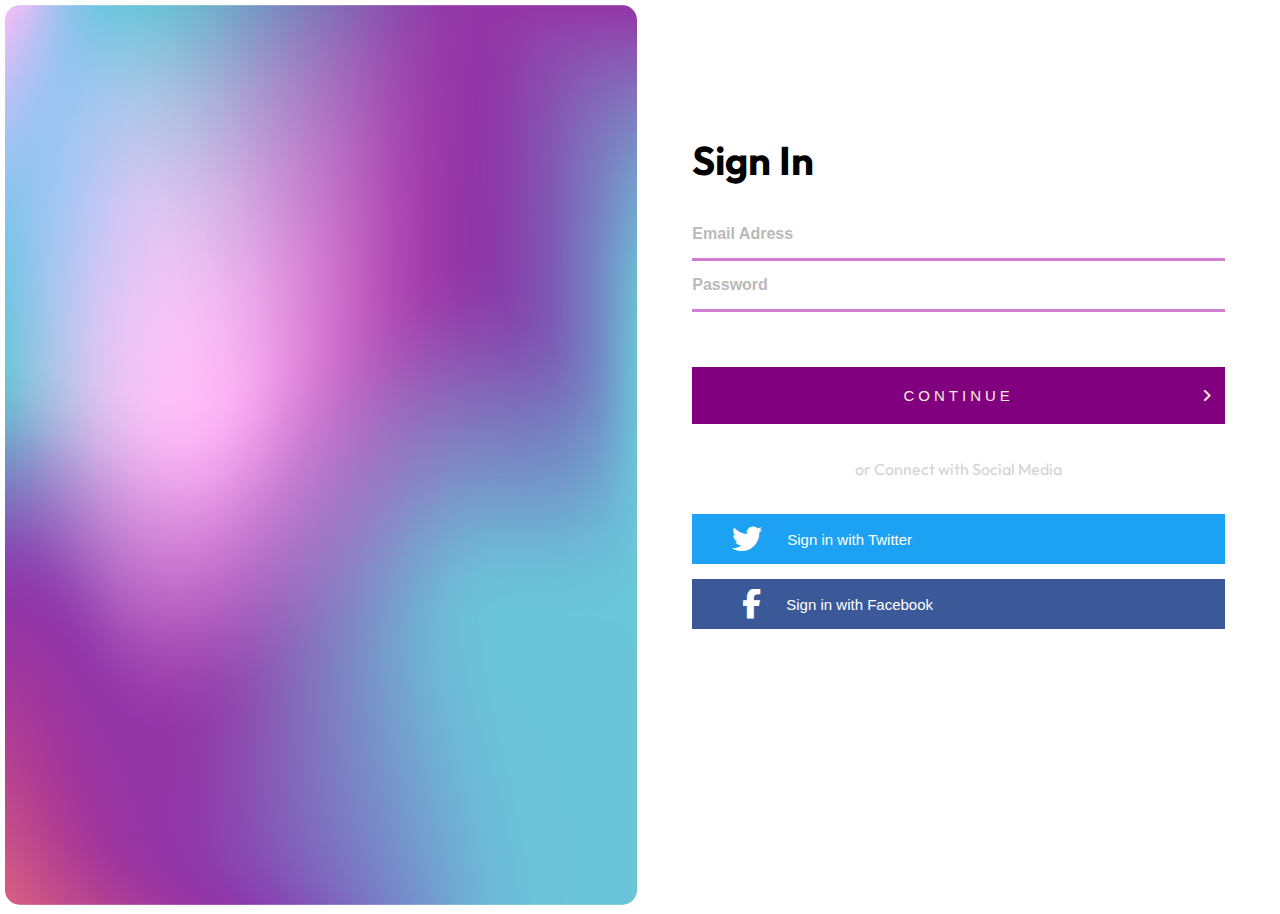
<file: ui-design/index.html>
<!DOCTYPE html>
<html lang="en">
  <head>
    <meta charset="UTF-8" />
    <meta http-equiv="X-UA-Compatible" content="IE=edge" />
    <meta name="viewport" content="width=device-width, initial-scale=1.0" />
    <title>Document</title>
    <link rel="stylesheet" href="style.css" />
    <link
      rel="stylesheet"
      href="https://cdnjs.cloudflare.com/ajax/libs/font-awesome/6.1.2/css/all.min.css"
    />
    <link rel="preconnect" href="https://fonts.googleapis.com" />
    <link rel="preconnect" href="https://fonts.gstatic.com" crossorigin />
    <link rel="preconnect" href="https://fonts.googleapis.com" />
    <link rel="preconnect" href="https://fonts.gstatic.com" crossorigin />
    <link rel="preconnect" href="https://fonts.googleapis.com" />
    <link rel="preconnect" href="https://fonts.gstatic.com" crossorigin />
    <link
      href="https://fonts.googleapis.com/css2?family=Outfit:wght@100;200;300;400;600&display=swap"
      rel="stylesheet"
    />
  </head>
  <body>
    <div class="container">
      <div class="imgBox">
        <img src="assets/gcd5tqg.jpg" alt="" />
      </div>
      <div class="contentBox">
        <h2>Sign In</h2>
        <input type="text" placeholder="Email Adress" />
        <input type="password" placeholder="Password" />
        <button class="continue" type="submit">
          <span class="spann">Continue</span>
          <i class="fa-solid fa-angle-right cont"></i>
        </button>
        <span class="connect">or Connect with Social Media</span>

        <button class="social tw">
          <i class="fa-brands fa-twitter twitter"></i> Sign in with Twitter
        </button>
        <button class="social fc">
          <i class="fa-brands fa-facebook-f fcc"></i> Sign in with Facebook
        </button>
      </div>
    </div>
  </body>
</html>
</file>
<file: nft-challenge/style.css>
* {
  margin: 0;
  padding: 0;
  box-sizing: border-box;
}

body {
  height: 100vh;
  display: flex;
  justify-content: center;
  align-items: center;
  background-color: hsl(217, 54%, 11%);
  flex-direction: column;
  font-family: 'Outfit', sans-serif;
}

.attribution {
  font-size: 11px;
  text-align: center;
  color: white;
}
.attribution a {
  color: hsl(228, 45%, 44%);
}

p {
  font-size: 18px;
}

hr {
  background-color: hsl(215, 32%, 27%);
  border: none;
  height: 1px;
  margin-bottom: -4px;
}

.card {
  max-width: 250px;
  border-radius: 15px;
  background-color: hsl(216, 50%, 16%);
  display: flex;
  flex-direction: column;
  padding: 15px;
}

.card .eqimg {
  width: 100%;
  border-radius: 10px;
}

.container {
  display: flex;
  flex-direction: column;
  gap: 15px;
}

.card h4 {
  color: white;
  font-weight: 600;
}

.card p {
  font-size: 12px;
  color: hsl(215, 51%, 70%);
}

.eth-container {
  display: flex;
  justify-content: space-between;
  margin-top: 5px;
  margin-bottom: 5px;
}

.eth-span {
  font-size: 12px;
  color: hsl(178, 100%, 50%);
  font-weight: 600;
  display: flex;
  gap: 5px;
  justify-content: center;
  align-items: center;
}

.clock-span {
  font-size: 12px;
  color: hsl(215, 51%, 70%);
  display: flex;
  justify-content: center;
  align-items: center;
  gap: 5px;
}

.profile-container {
  display: flex;
  align-items: center;
  gap: 5px;
  padding-bottom: 10px;
}

.avatar {
  width: 25px;
  margin-right: 5px;
  border: 1px solid white;
  border-radius: 50%;
}

.profile-container span {
  font-size: 12px;
  color: hsl(215, 51%, 70%);
}

.profile-container .jules {
  color: white;
  font-weight: 600;
}
</file>
<file: second-challenge/style.css>
.attribution {
  font-size: 11px;
  text-align: center;
}
.attribution a {
  color: hsl(228, 45%, 44%);
}

* {
  margin: 0;
  padding: 0;
  box-sizing: border-box;
}

body {
  height: 100vh;
  display: flex;
  justify-content: center;
  align-items: center;
  flex-direction: column;
  background-color: hsl(30, 38%, 92%);
  font-size: 14px;
}

.container {
  display: flex;
  width: 500px;
  border-radius: 15px;
}

.imgDiv {
  display: flex;
}

.imgDiv img {
  border-top-left-radius: 15px;
  border-bottom-left-radius: 15px;
  width: 250px;
}

.contentDiv {
  padding: 15px;
  display: flex;
  flex-direction: column;
  gap: 20px;
  background-color: hsl(0, 0%, 100%);
  border-top-right-radius: 15px;
  border-bottom-right-radius: 15px;
}

.title {
  color: hsl(228, 12%, 48%);
  font-family: 'Montserrat', sans-serif;
  letter-spacing: 3px;
  font-size: 12px;
}

.header {
  font-family: 'Fraunces', serif;
  font-size: 1.8rem;
  padding-left: 5px;
}

.first-paragraph {
  font-family: 'Montserrat', sans-serif;
  font-weight: 100;
  color: hsl(228, 12%, 48%);
  padding-left: 5px;
  font-size: 13px;
  line-height: 21px;
}

.price {
  display: flex;
  gap: 20px;
  font-family: 'Fraunces', serif;
  padding-left: 5px;
  align-items: center;
}

.price1 {
  font-size: 33px;
  color: hsl(158, 36%, 37%);
}

.old-price {
  color: hsl(228, 12%, 48%);
  font-family: 'Montserrat', sans-serif;
}

.btn {
  background-color: hsl(158, 36%, 37%);
  font-family: 'Montserrat', sans-serif;
  color: white;
  padding: 15px;
  border-radius: 10px;
  font-weight: bold;
  display: flex;
  gap: 15px;
  justify-content: center;
  align-items: center;
  outline: none;
  border: none;
}
</file>
<file: standing-page/style.css>
* {
  margin: 0;
  padding: 0;
  font-size: 18px;
}

body {
  background-color: hsl(0, 0%, 98%);
}

/* NAVBAR STYLES  */
.navbar {
  display: flex;
  padding: 30px 60px;
  justify-content: space-between;
  align-items: center;
  font-family: 'Epilogue', sans-serif;
  color: hsl(0, 0%, 41%);
  font-size: 12px;
  font-weight: 700;
}

.left-side {
  display: flex;
  gap: 100px;
  align-items: center;
}

.left-side .first-list {
  display: flex;
  list-style: none;
  gap: 100px;
}

.left-side .first-list li {
  position: relative;
}

.left-side .first-list li a {
  text-decoration: none;
  color: hsl(0, 0%, 41%);
}

.left-side .first-list li a:hover {
  cursor: pointer;
  color: hsl(0, 0%, 8%);
}

.right-side button {
  margin-right: 30px;
  font-size: 15px;
  border: none;
  background-color: #fff;
  font-family: 'Epilogue', sans-serif;
  color: hsl(0, 0%, 41%);
}

.right-side .register-btn {
  border: 2px solid gray;
  padding: 10px 10px;
  border-radius: 10px;
}

/* Dropdown*/

.dropdown {
  display: flex;
  flex-direction: column;
  gap: 15px;
  list-style: none;
  position: absolute;
  z-index: 1;
  margin-top: 10px;
  padding: 25px;
  background-color: #fff;
  border-radius: 15px;
  right: 0;
  font-weight: 500;
  display: none;
}

.dropdown li {
  display: flex;
  gap: 8px;
}

.dropdown li a {
  font-size: 14px;
}

.dropdown.company {
  padding: 20px;
}

/* HEADER STYLES  */

.header {
  display: flex;
  max-width: 1400px;
  margin: 0 auto;
  justify-content: space-between;
  align-items: center;
  padding-right: 50px;
  position: relative;
}

.header img {
  max-width: 500px;
}

.header h1 {
  font-size: 4rem;
  font-family: 'Epilogue', sans-serif;

  margin-bottom: 30px;
}

.header p {
  color: hsl(0, 0%, 41%);
  font-family: 'Epilogue', sans-serif;
  line-height: 25px;
}

.header button {
  font-family: 'Epilogue', sans-serif;
  border: none;
  margin-top: 40px;
  background-color: hsl(0, 0%, 8%);
  color: hsl(0, 0%, 98%);
  font-weight: 500;
  padding: 15px 22px;
  border-radius: 10px;
  border: 1px solid #fff;
}

.header button:hover {
  background-color: #fff;
  color: black;
  border: 1px solid black;
}

.list {
  display: flex;
  list-style: none;
  gap: 30px;
  margin-left: 200px;
}

/* MEDIA QUERIES  */

@media screen and (max-width: 992px) {
  .header {
    flex-direction: column;
    gap: 100px;
    padding: 0;
    margin: 0;
    margin-top: 40px;
  }

  .navbar {
    padding: 15px;
  }

  .header img {
    margin-bottom: 150px;
  }

  .header .list {
    align-self: flex-end;
  }
}

@media screen and (max-width: 550px) {
  .header {
    flex-direction: column;
  }

  .header h1 {
    font-size: 2rem;
  }

  .list {
    display: flex;

    text-align: left;
    margin-left: 0;
  }
}
</file>
<file: testimonials-grid-section-main/style.css>
* {
  margin: 0;
  padding: 0;
  box-sizing: border-box;
}

body {
  height: 100%;
  display: flex;
  align-items: center;
  padding: 3rem;
  justify-content: center;
  font-family: 'Barlow Semi Condensed', sans-serif;
  background-color: hsl(210, 46%, 95%);
}

p {
  font-weight: 500;
}

.grid-container {
  display: grid;
  grid-template-columns: 0.3fr 0.4fr 0.3fr 0.3fr;
  grid-template-rows: 1fr 1fr;
  grid-template-areas:
    'daniel daniel jonathan kira'
    'jeanette patrick patrick kira';
  grid-gap: 1.4rem;
  gap: 20px;
  width: 70%;
}

.daniel {
  grid-area: daniel;
}

.jonathan {
  grid-area: jonathan;
}
.kira {
  grid-area: kira;
}

.patrick {
  grid-area: patrick;
}

.grid-item {
  padding: 2em 1.5em;
  display: flex;
  flex-direction: column;
  border-radius: 15px;
  gap: 20px;
  position: relative;
  z-index: 1;
}

.grid-item.daniel {
  background-color: hsl(263, 55%, 52%);
}

.grid-item .profile {
  display: flex;
  gap: 1rem;
  align-self: flex-start;
}

.grid-item .profile-pic {
  max-width: 2.5rem;
  border-radius: 50%;
  border: 2px solid white;
}

.grid-item .spans {
  display: flex;
  flex-direction: column;
  gap: 2px;
}

.spans .name {
  color: white;
}

.spans .position {
  color: hsl(0, 0%, 81%);
}

.grid-item h3 {
  font-size: 1.5rem;
  color: white;
  font-weight: 500;
}

.grid-item p {
  color: hsl(0, 0%, 81%);
}

.pattern {
  position: absolute;
  width: 8rem;
  top: 0;
  right: 8rem;
  z-index: -1;
}

.grid-item.jonathan {
  background-color: hsl(217, 19%, 35%);
}

.grid-item.kira {
  background-color: white;
}

.kira p {
  color: hsl(219, 29%, 14%);
}

.kira .profile {
  margin-bottom: 2rem;
}

.kira .name {
  color: hsl(217, 19%, 35%);
}

.kira h3 {
  color: hsl(217, 19%, 35%);
  margin-bottom: 3rem;
}

.grid-item.jeanette {
  background-color: white;
  color: hsl(217, 19%, 35%);
}

.grid-item.jeanette h3 {
  color: hsl(217, 19%, 35%);
}
.grid-item.jeanette p {
  color: hsl(217, 19%, 35%);
}

.jeanette .name {
  color: hsl(217, 19%, 35%);
}

.grid-item.patrick {
  background-color: hsl(219, 29%, 14%);
}

@media only screen and (max-width: 1200px) {
  .grid-container {
    display: flex;
    flex-direction: column;
  }
}
</file>
<file: ui-design/style.css>
* {
  margin: 0;
  padding: 0;
  box-sizing: border-box;
  overflow: hidden;
}

body {
  font-family: 'Outfit', sans-serif;
}
.container {
  display: flex;
  gap: 5px;
  padding: 5px;
}

.imgBox {
  width: 50%;
}

.imgBox img {
  width: 100%;
  height: 100vh;
  object-fit: cover;
  border-radius: 15px;
}

.contentBox {
  width: 50%;
  display: flex;
  flex-direction: column;
  padding: 50px;
  gap: 15px;
  margin-top: 80px;
}

.contentBox h2 {
  font-size: 2.5rem;
  margin-bottom: 25px;
}

.contentBox input {
  outline: none;
  border: none;
  padding-bottom: 15px;
  border-bottom: 3px solid rgb(163, 2, 163);
  font-size: 1rem;
  font-weight: 600;
  opacity: 0.5;
  color: lightgray;
}

.continue {
  padding: 20px 10px;
  outline: none;
  border: none;
  background-color: purple;
  color: antiquewhite;
  display: flex;
  justify-content: center;
  align-items: center;
  font-size: 15px;
  text-transform: uppercase;
  letter-spacing: 4px;
  margin-top: 40px;
  position: relative;
}

.spann {
  font-weight: 100;
}

.cont {
  position: absolute;
  right: 0;
  padding-right: 10px;
}

.connect {
  text-align: center;
  color: lightgray;
  margin: 20px 0;
  font-weight: 400;
}

.social.tw {
  padding: 10px 10px;
  outline: none;
  border: none;
  background-color: #1da1f2;
  color: white;
  font-size: 15px;
  font-weight: 100;
  display: flex;
  gap: 25px;
  align-items: center;
}

.twitter {
  padding-left: 30px;
  font-size: 30px;
}

.social.fc {
  padding: 10px 10px;
  outline: none;
  border: none;
  background-color: #3b5998;
  display: flex;
  gap: 25px;
  align-items: center;
  color: white;
  font-size: 15px;
}

.fcc {
  padding-left: 40px;
  font-size: 30px;
}
</file>
